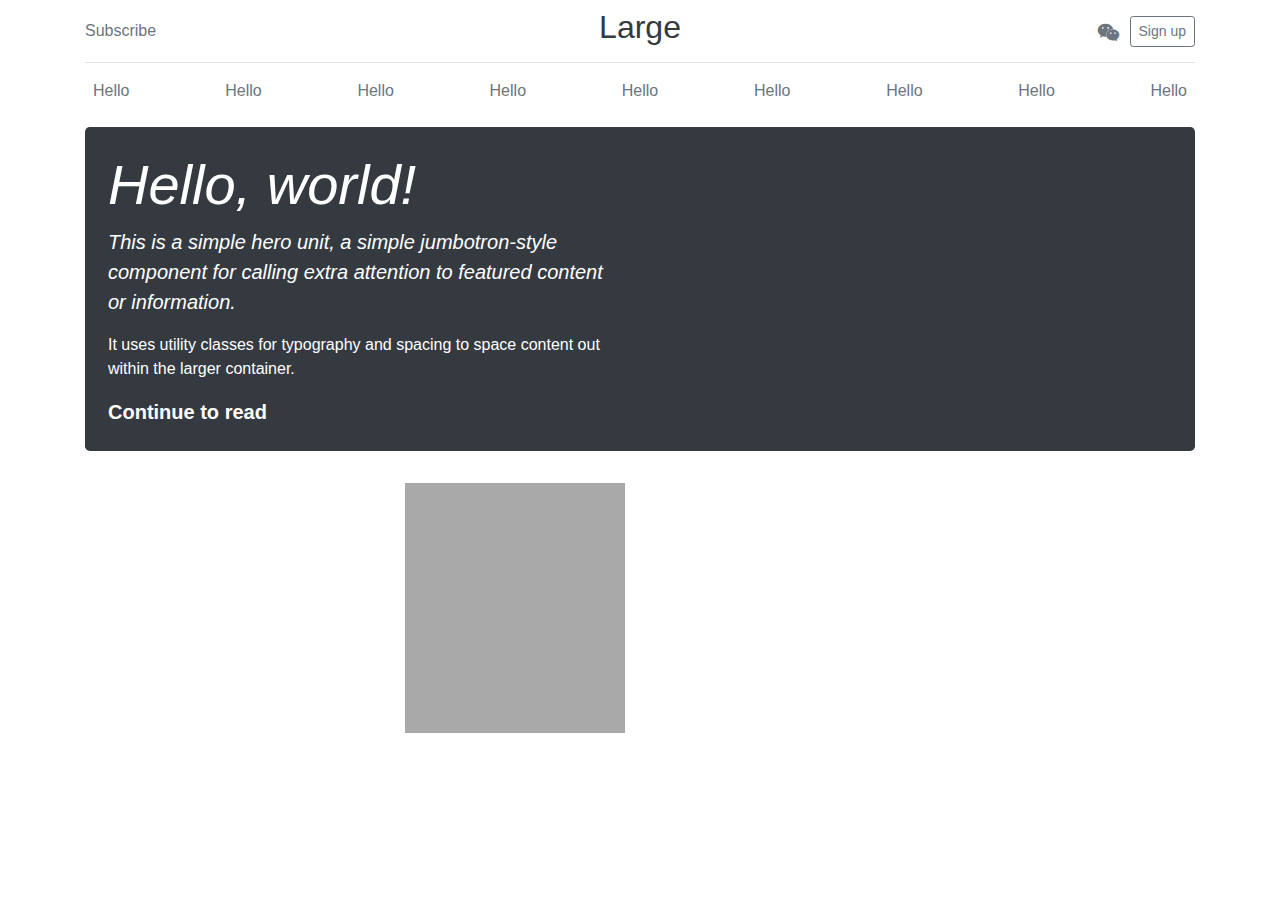
<file: blog/index.html>
<!DOCTYPE html>
<html lang="en">

<head>
    <meta charset="UTF-8">
    <meta name="viewport" content="width=device-width, initial-scale=1.0">
    <title>Document</title>
    <link rel="stylesheet" href="./css/bootstrap.css">
    <link href="https://cdn.bootcss.com/font-awesome/5.12.1/css/all.min.css" rel="stylesheet">
    <style>
        #icon- {
            margin: 0 5px 0 0;
            font-size: 20px;
            position: relative;
            top: 5px;
        }
        #t {
            height: 250px;
            width: 220px;
            background-color: darkgray;
        }
    </style>
</head>

<body>
    <div class="container">
        <header class="row py-2 align-items-center text-center">
            <div class="col text-left ">
                <a href="" class="text-muted">Subscribe</a>
            </div>
            <div class="col">
                <h2><a href="" class="text-dark text-decoration-none">Large</a></h2>
            </div>
            <div class="col text-right">
                <a href=""><i class="fab fa-weixin text-decoration-none text-muted" id="icon-"></i></a>
                <a href="#" class="btn btn-sm btn-outline-secondary">Sign up</a>
            </div>
        </header>
        <div class="border-bottom"></div>
        <nav class="d-flex justify-content-between py-2 mb-2 overflow-auto">
            <a href="" class="text-muted p-2">Hello</a>
            <a href="" class="text-muted p-2">Hello</a>
            <a href="" class="text-muted p-2">Hello</a>
            <a href="" class="text-muted p-2">Hello</a>
            <a href="" class="text-muted p-2">Hello</a>
            <a href="" class="text-muted p-2">Hello</a>
            <a href="" class="text-muted p-2">Hello</a>
            <a href="" class="text-muted p-2">Hello</a>
            <a href="" class="text-muted p-2">Hello</a>
        </nav>


        <div class="jumbotron bg-dark text-white p-2">
            <div class="col-md-6 mt-3">
                <h1 class="display-4 font-italic">Hello, world!</h1>
                <p class="lead font-italic">This is a simple hero unit, a simple jumbotron-style component for calling extra
                    attention
                    to featured content or information.</p>
                <p>It uses utility classes for typography and spacing to space content out within the larger container.
                </p>
                <p class="lead">
                    <a class="text-white font-weight-bold" href="#">Continue to read</a>
                </p>
            </div>
        </div>

        <div class="row">
            <div class="col-md-6">
                <div class="row">
                    <div class="col"></div>
                    <div class="col-auto">
                        <a href=""><div class="box200-500" id="t"></div></a>
                    </div>
                </div>
            </div>

        </div>
    </div>
</body>

</html>
</file>
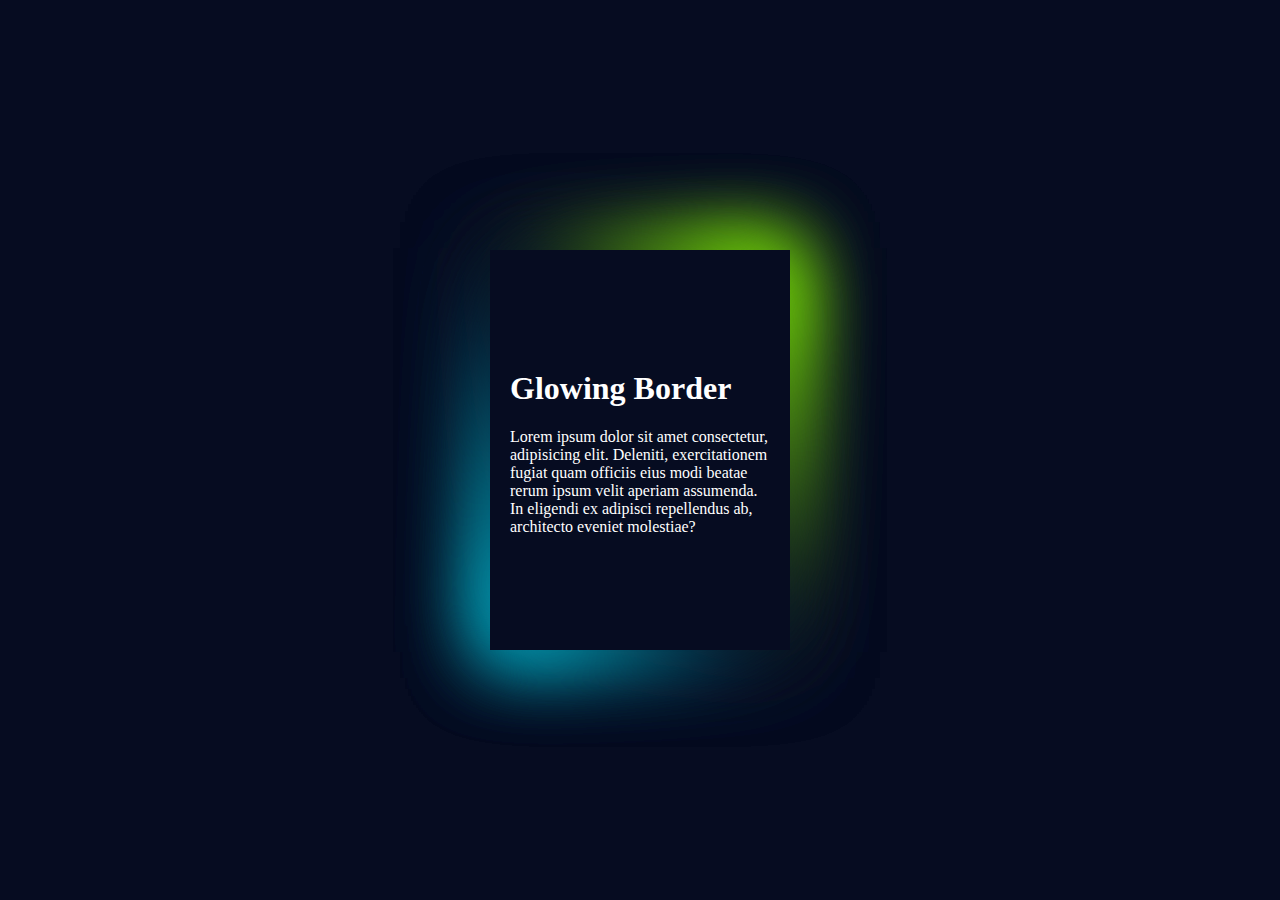
<file: page/index.html>
<!DOCTYPE html>
<html lang="en">
<head>
    <meta charset="UTF-8">
    <meta name="viewport" content="width=device-width, initial-scale=1.0">
    <link rel="stylesheet" href="style.css">
    <title>Document</title>
</head>
<body>
    <div class="box">
        <div class="content">
            <h1>Glowing Border</h1>
            <p>Lorem ipsum dolor sit amet consectetur, adipisicing elit. Deleniti, exercitationem fugiat quam officiis eius modi beatae rerum ipsum velit aperiam assumenda. In eligendi ex adipisci repellendus ab, architecto eveniet molestiae?</p>
        </div>
    </div>
</body>
</html>
</file>
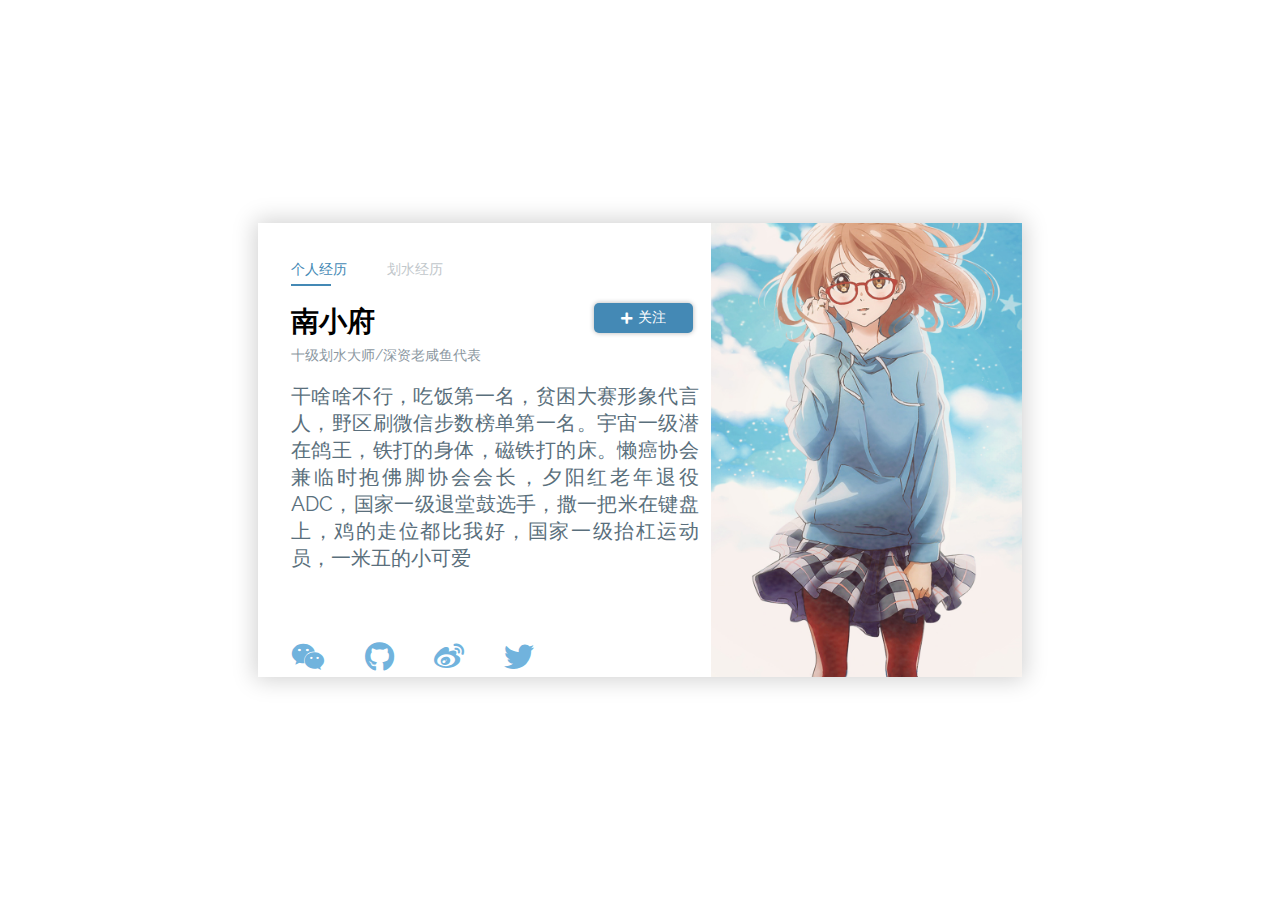
<file: self_intro/index.html>
<!DOCTYPE html>
<html lang="en">
<head>
    <meta charset="UTF-8">
    <meta name="viewport" content="width=device-width, initial-scale=1.0">
    <link href="https://cdn.bootcss.com/font-awesome/5.12.1/css/all.css" rel="stylesheet">
    <link rel="stylesheet" href="./css/style.css">
    <title>Document</title>
</head>
<body>
    <div class="warpper">
        <div class="profile-card">
            <div class="content">
                <nav id="nav-menu">
                    <a href="#" data-rel="about-me-section" class="active">个人经历</a>
                    <a href="#" data-rel="work-exp-section">划水经历</a>
                    <div class="indicator"></div>
                </nav>
                <section class="about-me-section active-section">
                    <div class="personal-info">
                        <div class="title">
                            <h1>南小府</h1>
                            <p>十级划水大师/深资老咸鱼代表</p>
                        </div>
                        <button class="follow-btn">
                            <i class="fas fa-plus"></i> 关注
                        </button>
                    </div>
                    <div class="about-me">
                        <p>
                            干啥啥不行，吃饭第一名，贫困大赛形象代言人，野区刷微信步数榜单第一名。宇宙一级潜在鸽王，铁打的身体，磁铁打的床。懒癌协会兼临时抱佛脚协会会长，夕阳红老年退役ADC，国家一级退堂鼓选手，撒一把米在键盘上，鸡的走位都比我好，国家一级抬杠运动员，一米五的小可爱
                        </p>
                    </div>
                    <footer>
                        <ul>
                            <li><a href="#"><i class="fab fa-weixin"></i></a></li>
                            <li><a href="#"><i class="fab fa-github"></i></a></li>
                            <li><a href="#"><i class="fab fa-weibo"></i></a></li>
                            <li><a href="#"><i class="fab fa-twitter"></i></a></li>
                        </ul>
                    </footer>
                </section>

                <section class="work-exp-section">
                    <div class="work-exps">
                        <div class="work-exp-item">
                            <div class="position">前端工程师</div>
                            <div class="seperator"></div>
                            <div class="workinfo">
                                <div class="time"> 2018.07 ~ 2019.08 <i class="far fa-calendar"></i></div>
                                <div class="comnpany">北京某某互联网金融公司</div>
                            </div>
                        </div>
                        <div class="work-exp-item">
                            <div class="position">前端工程师</div>
                            <div class="seperator"></div>
                            <div class="workinfo">
                                <div class="time"> 2018.07 ~ 2019.08 <i class="far fa-calendar"></i></div>
                                <div class="comnpany">北京某某互联网金融公司</div>
                            </div>
                        </div>
                        <div class="work-exp-item">
                            <div class="position">前端工程师</div>
                            <div class="seperator"></div>
                            <div class="workinfo">
                                <div class="time"> 2018.07 ~ 2019.08 <i class="far fa-calendar"></i></div>
                                <div class="comnpany">北京某某互联网金融公司</div>
                            </div>
                        </div>
                    </div>
                </section>
            </div>
            <aside class="profile-imag">
                <img src="me.jpg" alt="">
            </aside>
        </div>
    </div>
</body>
</html>
</file>
<file: page/style.css>
body {
    font-family:"Microsoft YaHei";
    margin: 0;
    padding: 0;
    display: flex;
    justify-content: center;
    align-items: center;
    min-height: 100vh;
    background-color: #060c21;
}
.box {
    width: 300px;
    height: 400px;
    display: flex;
    justify-content: center;
    align-items: center;
    background-color: #060c21;
    position: relative;
}
.box ::before {
    content: '';
    position: absolute;
    background-color: #fff;
    top: -2px;
    left: -2px;
    bottom: -2px;
    right: -2px;
    z-index: -1;
    filter: blur(40px);
}
.box ::before {
    background: linear-gradient(235deg,#89ff00,#060c21,#00bcd4);
}
.content {
    padding: 20px;
    box-sizing: border-box;
    color: #fff;
}
</file>
<file: self_intro/css/style.css>
@import url("https://fonts.googleapis.com/css?family=Raleway&display=swap");

:root {
    --primary-color: #71b3dd;
    --primary-dark-color: #4489b5;
    --text-color-gray: #8b979f;
    --text-color-light-gray: #c1c7cb;
    --text-color-dark-gray: #5a6f7c;
}
* {
    margin: 0;
    padding: 0;
    font-size: 14px;
    box-sizing: border-box;
    font-family: "Raleway","PingFang SC","Microsoft YaHei";
    transition: .5s;
}

.warpper {
    display: grid;
    align-items: center;
    justify-content: center;
    height: 100vh;

}

.profile-card {
    display: grid;
    grid-template-columns: repeat(12,1fr);
    column-gap: 12px;

    width: 764px;
    height: 454px;
    box-shadow: 0px 0px 22px 3px rgba(0, 0, 0, .18);
}
.profile-imag {
    grid-column: 8 / 13;
    max-width: 320px;
    height: 100%;
    overflow: hidden;
    align-items: start;
    justify-self: end;
}

.profile-imag img{
    width: 250%;
    transform: translate(-230px,-30px);
    object-fit: cover;
}

nav {
    margin-bottom: 24px;
    display: flex;
    position: relative;
}

.content {
    grid-column: 1 / 8;
    padding: 38px 28px 20px 33px;
    position: relative;
}

nav a{
    color: var(--text-color-light-gray);
    text-decoration: none;

}

nav a.active {
    color: var(--primary-dark-color);
}

nav a:not(:last-child) {
    margin-right: 40px;
}
nav .indicator {
    height: 2px;
    width: 40px;
    background: var(--primary-dark-color);
    position: absolute;
    bottom: -7px;
    left: 0;
    display: block;
    flex-shrink: 0;
}

.content section {
    position: absolute;
    opacity: 0;
    transition: 0.3s ease-out;
}

.content section.active-section {
    opacity: 1;
}

.personal-info {
    display: grid;
    grid-template-columns: repeat(2,1fr);
}
 
.title h1 {
    font-size: 2rem;
    font-weight: 500px;
}

.title p {
    color: var(--text-color-gray);
    margin: 6px 0 18px 0;
}

.follow-btn {
    justify-self: end;
    align-self: flex-start;
    height: 30px;
    background-color: var(--primary-dark-color);
    border: none;
    color: white;
    padding: 0 27px;
    margin: 0 6px;
    border-radius: 5px;
    display: flex;
    justify-content: center;
    align-items: center;
    box-shadow: 0 0 5px rgba(0, 0, 0, .30);
    transition: .5s;
}

.follow-btn:hover {
    background-color: var(--primary-color);
}
.follow-btn .fas {
    font-size: 13px;
    margin-right: 6px;
}

.about-me p{
    color: var(--text-color-dark-gray);
    font-weight: 300px;
    font-size: 20px;
    text-align: justify;
}

footer {
    margin-top: 70px;
}

footer ul {
    display: flex;

}

footer ul li {
    list-style: none;

}

footer ul li:not(:last-child) {
    margin-right: 40px;
}

footer .fab {
    color: var(--primary-color);
    font-size: 30px;
}
</file>
